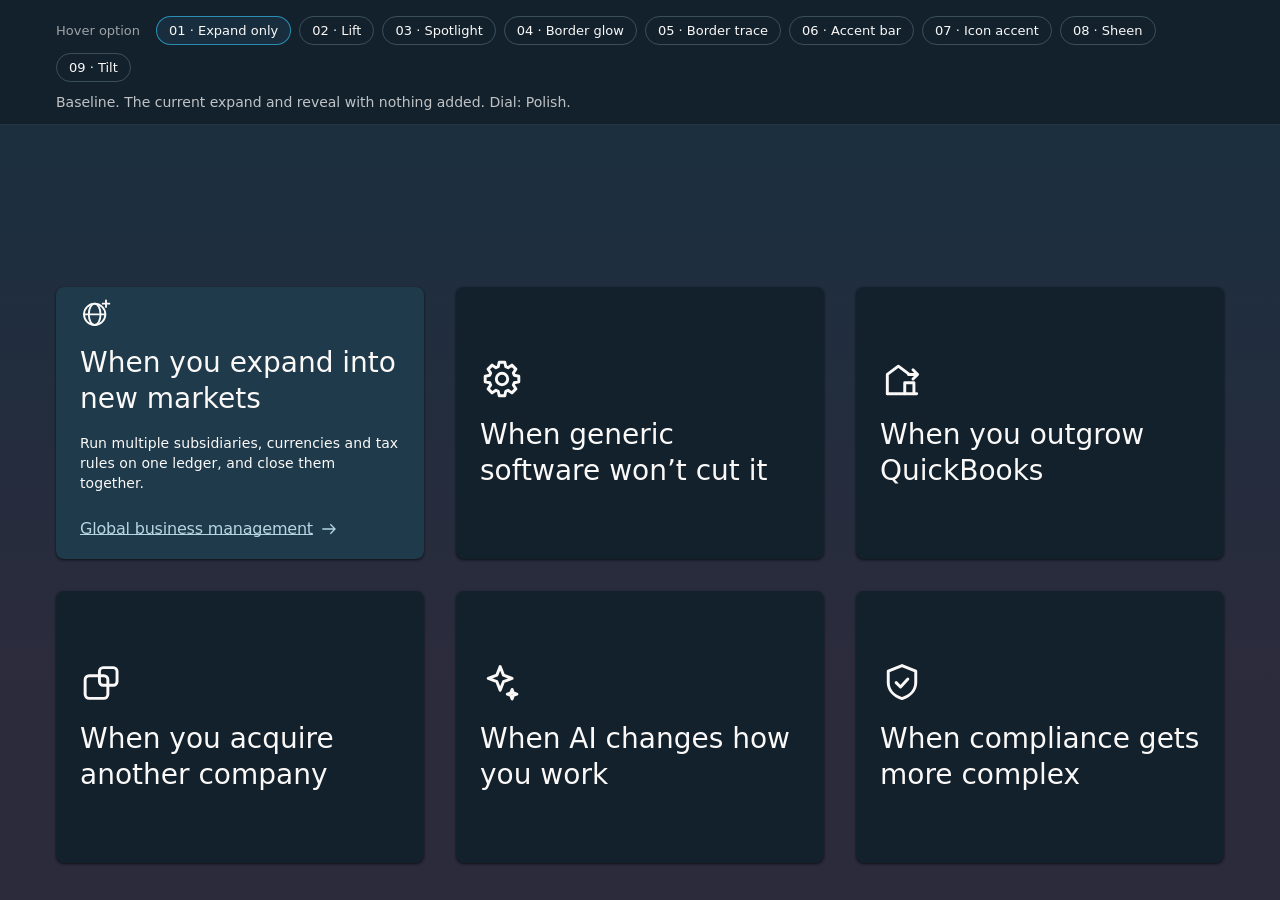
<file: index.html>
<!doctype html>
<html lang="en">
<head>
  <meta charset="utf-8">
  <meta name="viewport" content="width=device-width, initial-scale=1">
  <meta http-equiv="refresh" content="0; url=options.html">
  <title>Card grid — hover options</title>
  <link rel="stylesheet" href="styles.css">
  <script src="cards.js" defer></script>
</head>
<body>
  <main class="page">
    <!-- Figma 1:437 "Grid". One card is active at a time; card 1 matches the design's active state. -->
    <section class="card-grid" aria-label="When to move to NetSuite" data-card-grid>

      <article class="card" data-card data-active>
        <span class="card__icon" aria-hidden="true" style="--icon: url(assets/icon-globe.svg)"></span>
        <h3 class="card__title">
          <button class="card__trigger" type="button" aria-expanded="true" aria-controls="card-1-details">When you expand into new markets</button>
        </h3>
        <div class="card__details" id="card-1-details">
          <div class="card__clip">
            <div class="card__content">
              <p class="card__body">Run multiple subsidiaries, currencies and tax rules on one ledger, and close them together.</p>
              <a class="text-link" href="#">Global business management<span class="text-link__icon" aria-hidden="true"></span></a>
            </div>
          </div>
        </div>
      </article>

        <article class="card" data-card>
        <span class="card__icon" aria-hidden="true" style="--icon: url(assets/icon-gear.svg)"></span>
        <h3 class="card__title">
          <button class="card__trigger" type="button" aria-expanded="false" aria-controls="card-2-details">When generic software won’t cut it</button>
        </h3>
        <div class="card__details" id="card-2-details" inert>
          <div class="card__clip">
            <div class="card__content">
              <p class="card__body">Start from a configuration built around the processes and KPIs your sector already runs on.</p>
              <a class="text-link" href="#">Find your industry<span class="text-link__icon" aria-hidden="true"></span></a>
            </div>
          </div>
        </div>
      </article>

      <article class="card" data-card>
        <span class="card__icon" aria-hidden="true" style="--icon: url(assets/icon-house.svg)"></span>
        <h3 class="card__title">
          <button class="card__trigger" type="button" aria-expanded="false" aria-controls="card-3-details">When you outgrow QuickBooks</button>
        </h3>
        <div class="card__details" id="card-3-details" inert>
          <div class="card__clip">
            <div class="card__content">
              <p class="card__body">Trade spreadsheet workarounds for approvals, audit trails and role-based access.</p>
              <a class="text-link" href="#">Compare the Two<span class="text-link__icon" aria-hidden="true"></span></a>
            </div>
          </div>
        </div>
      </article>

      <article class="card" data-card>
        <span class="card__icon" aria-hidden="true" style="--icon: url(assets/icon-acquire.svg)"></span>
        <h3 class="card__title">
          <button class="card__trigger" type="button" aria-expanded="false" aria-controls="card-4-details">When you acquire another company</button>
        </h3>
        <div class="card__details" id="card-4-details" inert>
          <div class="card__clip">
            <div class="card__content">
              <p class="card__body">Bring the new entity onto the same ledger, with intercompany eliminations handled in the system.</p>
              <a class="text-link" href="#">See Consolidation<span class="text-link__icon" aria-hidden="true"></span></a>
            </div>
          </div>
        </div>
      </article>

      <article class="card" data-card>
        <span class="card__icon" aria-hidden="true" style="--icon: url(assets/icon-sparkle.svg)"></span>
        <h3 class="card__title">
          <button class="card__trigger" type="button" aria-expanded="false" aria-controls="card-5-details">When AI changes how you work</button>
        </h3>
        <div class="card__details" id="card-5-details" inert>
          <div class="card__clip">
            <div class="card__content">
              <p class="card__body">Agentic workflows and natural-language search work from your data, not a copy of it.</p>
              <a class="text-link" href="#">See NetSuite Next<span class="text-link__icon" aria-hidden="true"></span></a>
            </div>
          </div>
        </div>
      </article>

      <article class="card" data-card>
        <span class="card__icon" aria-hidden="true" style="--icon: url(assets/icon-shield.svg)"></span>
        <h3 class="card__title">
          <button class="card__trigger" type="button" aria-expanded="false" aria-controls="card-6-details">When compliance gets more complex</button>
        </h3>
        <div class="card__details" id="card-6-details" inert>
          <div class="card__clip">
            <div class="card__content">
              <p class="card__body">Segregate duties, keep a complete audit trail and report to local standards without a bolt-on.</p>
              <a class="text-link" href="#">See Controls<span class="text-link__icon" aria-hidden="true"></span></a>
            </div>
          </div>
        </div>
      </article>

    </section>
  </main>
</body>
</html>
</file>
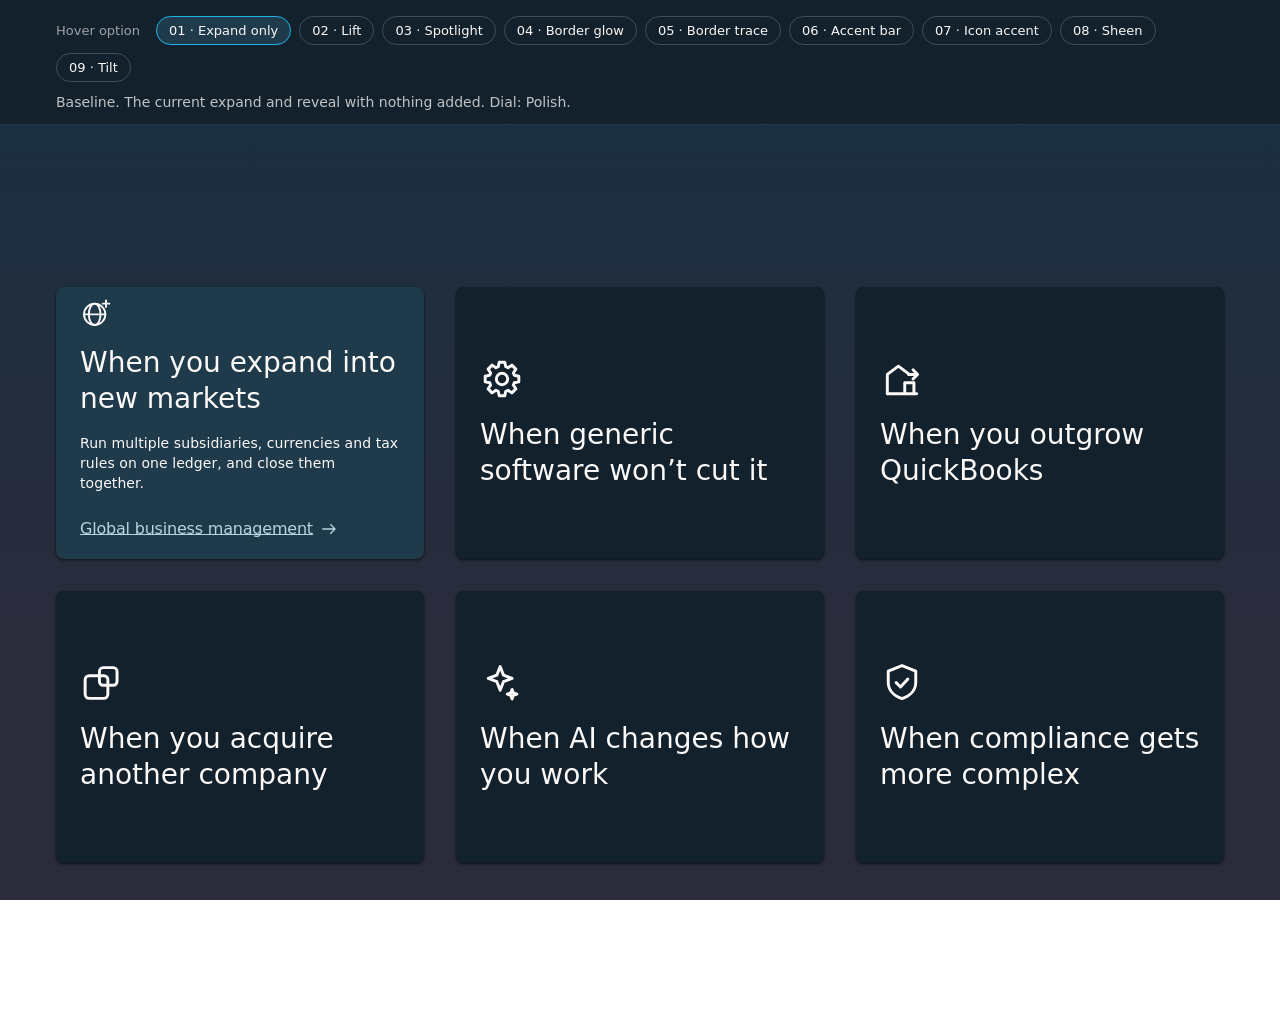
<file: options.html>
<!doctype html>
<html lang="en">
<head>
  <meta charset="utf-8">
  <meta name="viewport" content="width=device-width, initial-scale=1">
  <title>Card grid — hover options</title>
  <link rel="stylesheet" href="styles.css">
  <link rel="stylesheet" href="effects.css">
  <link rel="stylesheet" href="options.css">
  <script src="cards.js" defer></script>
  <script src="effects.js" defer></script>
</head>
<body>
  <header class="picker">
    <fieldset data-effect-picker>
      <legend>Hover option</legend>
      <label class="chip" data-note="Baseline. The current expand and reveal with nothing added. Dial: Polish."><input type="radio" name="effect" value="none"><span>01 · Expand only</span></label>
      <label class="chip" data-note="The card rises 4px as it opens. The most common gallery pattern; quiet and safe. Dial: Polish."><input type="radio" name="effect" value="lift"><span>02 · Lift</span></label>
      <label class="chip" data-note="A soft light follows the cursor across the surface (Linear / Vercel style). Fades in over 300ms. Dial: Polish."><input type="radio" name="effect" value="spotlight"><span>03 · Spotlight</span></label>
      <label class="chip" data-note="Only the 1px border lights up in brand blue, brightest near the cursor (21st.dev shine-border family). Dial: Polish."><input type="radio" name="effect" value="border-glow"><span>04 · Border glow</span></label>
      <label class="chip" data-note="A 1px brand line draws around the edge in 450ms (Hover.css outline family). Dial: Polish → Expressive."><input type="radio" name="effect" value="trace"><span>05 · Border trace</span></label>
      <label class="chip" data-note="A 3px brand-blue edge grows down the left side. It points at the active card without moving it. Dial: Restraint → Polish."><input type="radio" name="effect" value="accent-bar"><span>06 · Accent bar</span></label>
      <label class="chip" data-note="The icon turns brand blue and lifts 2px. The smallest change on the list. Dial: Restraint."><input type="radio" name="effect" value="icon-accent"><span>07 · Icon accent</span></label>
      <label class="chip" data-note="One diagonal light band sweeps across as the card opens, once and never looping. Dial: Polish → Expressive."><input type="radio" name="effect" value="sheen"><span>08 · Sheen</span></label>
      <label class="chip" data-note="Up to 4° of 3D tilt toward the cursor (vanilla-tilt style). A vestibular trigger, so it's off under reduced motion. Dial: Expressive."><input type="radio" name="effect" value="tilt"><span>09 · Tilt</span></label>
    </fieldset>
    <p class="picker__note" data-effect-note aria-live="polite"></p>
  </header>
  <main class="page">
    <!-- Figma 1:437 "Grid". One card is active at a time; card 1 matches the design's active state. -->
    <section class="card-grid" aria-label="When to move to NetSuite" data-card-grid data-effect="none">

      <article class="card" data-card data-active>
        <span class="card__icon" aria-hidden="true" style="--icon: url(assets/icon-globe.svg)"></span>
        <h3 class="card__title">
          <button class="card__trigger" type="button" aria-expanded="true" aria-controls="card-1-details">When you expand into new markets</button>
        </h3>
        <div class="card__details" id="card-1-details">
          <div class="card__clip">
            <div class="card__content">
              <p class="card__body">Run multiple subsidiaries, currencies and tax rules on one ledger, and close them together.</p>
              <a class="text-link" href="#">Global business management<span class="text-link__icon" aria-hidden="true"></span></a>
            </div>
          </div>
        </div>
      </article>

        <article class="card" data-card>
        <span class="card__icon" aria-hidden="true" style="--icon: url(assets/icon-gear.svg)"></span>
        <h3 class="card__title">
          <button class="card__trigger" type="button" aria-expanded="false" aria-controls="card-2-details">When generic software won’t cut it</button>
        </h3>
        <div class="card__details" id="card-2-details" inert>
          <div class="card__clip">
            <div class="card__content">
              <p class="card__body">Start from a configuration built around the processes and KPIs your sector already runs on.</p>
              <a class="text-link" href="#">Find your industry<span class="text-link__icon" aria-hidden="true"></span></a>
            </div>
          </div>
        </div>
      </article>

      <article class="card" data-card>
        <span class="card__icon" aria-hidden="true" style="--icon: url(assets/icon-house.svg)"></span>
        <h3 class="card__title">
          <button class="card__trigger" type="button" aria-expanded="false" aria-controls="card-3-details">When you outgrow QuickBooks</button>
        </h3>
        <div class="card__details" id="card-3-details" inert>
          <div class="card__clip">
            <div class="card__content">
              <p class="card__body">Trade spreadsheet workarounds for approvals, audit trails and role-based access.</p>
              <a class="text-link" href="#">Compare the Two<span class="text-link__icon" aria-hidden="true"></span></a>
            </div>
          </div>
        </div>
      </article>

      <article class="card" data-card>
        <span class="card__icon" aria-hidden="true" style="--icon: url(assets/icon-acquire.svg)"></span>
        <h3 class="card__title">
          <button class="card__trigger" type="button" aria-expanded="false" aria-controls="card-4-details">When you acquire another company</button>
        </h3>
        <div class="card__details" id="card-4-details" inert>
          <div class="card__clip">
            <div class="card__content">
              <p class="card__body">Bring the new entity onto the same ledger, with intercompany eliminations handled in the system.</p>
              <a class="text-link" href="#">See Consolidation<span class="text-link__icon" aria-hidden="true"></span></a>
            </div>
          </div>
        </div>
      </article>

      <article class="card" data-card>
        <span class="card__icon" aria-hidden="true" style="--icon: url(assets/icon-sparkle.svg)"></span>
        <h3 class="card__title">
          <button class="card__trigger" type="button" aria-expanded="false" aria-controls="card-5-details">When AI changes how you work</button>
        </h3>
        <div class="card__details" id="card-5-details" inert>
          <div class="card__clip">
            <div class="card__content">
              <p class="card__body">Agentic workflows and natural-language search work from your data, not a copy of it.</p>
              <a class="text-link" href="#">See NetSuite Next<span class="text-link__icon" aria-hidden="true"></span></a>
            </div>
          </div>
        </div>
      </article>

      <article class="card" data-card>
        <span class="card__icon" aria-hidden="true" style="--icon: url(assets/icon-shield.svg)"></span>
        <h3 class="card__title">
          <button class="card__trigger" type="button" aria-expanded="false" aria-controls="card-6-details">When compliance gets more complex</button>
        </h3>
        <div class="card__details" id="card-6-details" inert>
          <div class="card__clip">
            <div class="card__content">
              <p class="card__body">Segregate duties, keep a complete audit trail and report to local standards without a bolt-on.</p>
              <a class="text-link" href="#">See Controls<span class="text-link__icon" aria-hidden="true"></span></a>
            </div>
          </div>
        </div>
      </article>

    </section>
  </main>
</body>
</html>
</file>
<file: styles.css>
/* ------------------------------------------------------------------
   Tokens. Values and names come from the Figma variables on node 1:5.
   ------------------------------------------------------------------ */
:root {
  --color-ocean-170: #1a2f3f;
  --color-page-end: #2c2b3c;
  --color-background-card-flat-default: #13212c;
  --color-background-card-flat-hover: #1f3a4b;
  --color-text-neutral-body: #fbf9f8;
  --color-text-link-primary: #b5d5e0;
  --color-focus-ring: #b5d5e0;
  --color-elevation-06: rgba(0, 0, 0, 0.28);
  --color-elevation-08: rgba(0, 0, 0, 0.36);
  --color-elevation-10: rgba(0, 0, 0, 0.44);

  --shadow-sm: 0 1px 3px 0 var(--color-elevation-10), 0 1px 2px 0 var(--color-elevation-06);
  --shadow-md: 0 4px 8px 0 var(--color-elevation-08), 0 2px 4px 0 var(--color-elevation-06);

  --space-16: 16px;
  --space-24: 24px;
  --space-32: 32px;
  --radius-md: 8px;

  --type-family-sans: "Oracle Sans", system-ui, -apple-system, "Segoe UI", sans-serif;
  --type-h4-font-size: 28px;
  --type-h4-line-height: 36px;
  --type-size-14: 14px;
  --type-line-height-20: 20px;

  /* Motion primitives. The curve names match ~/Button_InteractionTest. */
  --motion-duration-fast: 150ms;
  --motion-duration-base: 200ms;
  --motion-duration-moderate: 300ms;
  --motion-easing-standard: cubic-bezier(0.2, 0, 0, 1);     /* on-screen movement */
  --motion-easing-decelerate: cubic-bezier(0.2, 0.8, 0.2, 1); /* entering / responding */

  /* Motion semantics. Components read these, never the primitives. */
  --motion-card-expand-duration: var(--motion-duration-moderate);
  --motion-card-collapse-duration: var(--motion-duration-base);   /* exit ≈ 2/3 of entrance */
  --motion-card-reveal-delay: 75ms;                                /* body follows the layout */
  --motion-card-easing-move: var(--motion-easing-standard);
  --motion-card-easing-enter: var(--motion-easing-decelerate);
  --motion-link-nudge-duration: var(--motion-duration-fast);
  --motion-link-nudge-distance: 3px;
}

/* ------------------------------------------------------------------
   Page
   ------------------------------------------------------------------ */
*, *::before, *::after { box-sizing: border-box; }

body {
  margin: 0;
  min-height: 100vh;
  background: linear-gradient(180deg, var(--color-ocean-170) 11.517%, var(--color-page-end) 78.087%) fixed;
  color: var(--color-text-neutral-body);
  font-family: var(--type-family-sans);
  -webkit-font-smoothing: antialiased;
}

.page {
  min-height: 100vh;
  display: grid;
  place-items: center;
  padding: 96px var(--space-24);
}

/* Figma 1:437. Three columns of 368px with 32px gaps, stacking on narrow screens. */
.card-grid {
  width: min(100%, 1168px);
  display: grid;
  grid-template-columns: repeat(3, minmax(0, 1fr));
  grid-auto-rows: 272px;
  gap: var(--space-32);
}
@media (max-width: 1000px) { .card-grid { grid-template-columns: repeat(2, minmax(0, 1fr)); } }
@media (max-width: 640px)  { .card-grid { grid-template-columns: minmax(0, 1fr); gap: var(--space-16); } }

/* ------------------------------------------------------------------
   Card. Cards are a fixed 272px, so expanding never reflows the grid.
   ------------------------------------------------------------------ */
.card {
  position: relative;
  display: flex;
  flex-direction: column;
  justify-content: center;
  padding: var(--space-24);
  border-radius: var(--radius-md);
  background-color: var(--color-background-card-flat-default);
  box-shadow: var(--shadow-sm);
  overflow: clip;
  transition: background-color var(--motion-card-collapse-duration) var(--motion-card-easing-move);
}

/* The md shadow sits on a pseudo-element that only fades its opacity, so box-shadow is never animated. */
.card::after {
  content: "";
  position: absolute;
  inset: 0;
  border-radius: inherit;
  box-shadow: var(--shadow-md);
  opacity: 0;
  pointer-events: none;
  transition: opacity var(--motion-card-collapse-duration) var(--motion-card-easing-move);
}

.card__icon {
  position: relative;
  flex: none;
  width: 44px;
  height: 44px;
  margin-bottom: var(--space-16);
  /* The icon box is 44px, so animating its size is cheap. It shrinks from its top-left corner like the design. */
  transition:
    width var(--motion-card-collapse-duration) var(--motion-card-easing-move),
    height var(--motion-card-collapse-duration) var(--motion-card-easing-move);
}
/* The exported SVGs carry the component's default paint (#161513, #325C72), but the Figma
   instances override it. So the SVG is used unedited as a mask, and the token colour fills it. */
.card__icon,
.text-link__icon {
  display: block;
  background-color: currentColor;
  -webkit-mask: var(--icon) center / 100% 100% no-repeat;
          mask: var(--icon) center / 100% 100% no-repeat;
}
.card__icon { color: var(--color-text-neutral-body); }

.card__title {
  margin: 0;
  font-size: var(--type-h4-font-size);
  line-height: var(--type-h4-line-height);
  font-weight: 300;
}

/* The title button stretches across the whole card, so the card itself is the hit target. */
.card__trigger {
  all: unset;
  cursor: pointer;
  overflow-wrap: break-word;
}
.card__trigger::before {
  content: "";
  position: absolute;
  inset: 0;
  border-radius: inherit;
  z-index: 0;
}
.card__trigger:focus-visible::before {
  outline: 2px solid var(--color-focus-ring);
  outline-offset: -4px;
}

/* Details open by animating the track from 0fr to 1fr. It is the only layout-affecting
   transition, and it is limited to the inside of a fixed-height card. */
.card__details {
  display: grid;
  grid-template-rows: 0fr;
  transition: grid-template-rows var(--motion-card-collapse-duration) var(--motion-card-easing-move);
}
.card__clip {
  min-height: 0;
  overflow: hidden;
}
.card__content {
  display: flex;
  flex-direction: column;
  align-items: flex-start;
  gap: var(--space-16);
  padding-top: var(--space-16);
  opacity: 0;
  transform: translateY(4px);
  /* Leaving: fade first and fast, with no delay. */
  transition:
    opacity calc(var(--motion-card-collapse-duration) * 0.6) var(--motion-card-easing-move),
    transform calc(var(--motion-card-collapse-duration) * 0.6) var(--motion-card-easing-move);
}

.card__body {
  margin: 0;
  font-size: var(--type-size-14);
  line-height: var(--type-line-height-20);
  letter-spacing: 0.07px;
  font-weight: 300;
  text-box: trim-both cap alphabetic;
}

/* ---- Active state (Figma: "Component 9") ---- */
.card[data-active] {
  background-color: var(--color-background-card-flat-hover);
  transition-duration: var(--motion-card-expand-duration);
  transition-timing-function: var(--motion-card-easing-enter);
}
.card[data-active]::after {
  opacity: 1;
  transition-duration: var(--motion-card-expand-duration);
  transition-timing-function: var(--motion-card-easing-enter);
}
.card[data-active] .card__icon {
  width: 32px;
  height: 32px;
  transition-duration: var(--motion-card-expand-duration);
}
.card[data-active] .card__details {
  grid-template-rows: 1fr;
  transition-duration: var(--motion-card-expand-duration);
}
.card[data-active] .card__content {
  opacity: 1;
  transform: none;
  transition-duration: calc(var(--motion-card-expand-duration) - var(--motion-card-reveal-delay));
  transition-delay: var(--motion-card-reveal-delay);
  transition-timing-function: var(--motion-card-easing-enter);
}

/* ------------------------------------------------------------------
   Text Link (Figma 1:177). Keeps its persistent underline. The arrow nudges on hover.
   ------------------------------------------------------------------ */
.text-link {
  position: relative;
  z-index: 1;                  /* sits above the stretched card trigger */
  display: inline-flex;
  align-items: center;
  gap: 8px;
  min-height: 40px;
  padding-block: 12px;
  border-radius: 4px;
  color: var(--color-text-link-primary);
  font-size: 16px;
  line-height: 16px;
  letter-spacing: -0.2px;
  text-decoration: underline;
  text-decoration-skip-ink: none;
  text-underline-position: from-font;
}
.text-link:focus-visible {
  outline: 2px solid var(--color-focus-ring);
  outline-offset: 2px;
}
.text-link__icon {
  --icon: url(assets/icon-arrow-right.svg);
  width: 16px;
  height: 16px;
  flex: none;
  transition: transform var(--motion-link-nudge-duration) var(--motion-easing-decelerate);
}
@media (hover: hover) and (pointer: fine) {
  .text-link:hover .text-link__icon { transform: translateX(var(--motion-link-nudge-distance)); }
}
.text-link:focus-visible .text-link__icon { transform: translateX(var(--motion-link-nudge-distance)); }

/* ------------------------------------------------------------------
   Reduced motion: replace movement instead of removing it. Layout changes
   (details height, icon size) snap into place, but the surface, shadow and
   body still crossfade, so the state change stays visible.
   ------------------------------------------------------------------ */
@media (prefers-reduced-motion: reduce) {
  .card__details,
  .card[data-active] .card__details,
  .card__icon,
  .card[data-active] .card__icon { transition: none; }

  .card__content,
  .card[data-active] .card__content {
    transform: none;
    transition: opacity var(--motion-duration-fast) linear;
    transition-delay: 0s;
  }
  .text-link__icon,
  .text-link:hover .text-link__icon,
  .text-link:focus-visible .text-link__icon { transform: none; transition: none; }
}
</file>
<file: effects.css>
/* ------------------------------------------------------------------
   Hover-effect options, layered on top of the base expand/reveal.
   Each one keys off .card[data-active], so keyboard focus and taps get
   the same effect as a hover. Pick one in options.html.
   ------------------------------------------------------------------ */

@property --spot-a { syntax: "<number>"; inherits: false; initial-value: 0; }
@property --glow-a { syntax: "<number>"; inherits: false; initial-value: 0; }

:root {
  --color-brand-primary: #1eb6ec;   /* NetSuite brand primary */
  --motion-sheen-duration: 700ms;
}

.card { --mx: 50%; --my: 50%; --rx: 0deg; --ry: 0deg; }

/* 1 · Lift: the card rises 4px with the md shadow */
[data-effect="lift"] .card {
  transition-property: background-color, transform;
}
[data-effect="lift"] .card[data-active] { transform: translateY(-4px); }

/* 2 · Spotlight: a soft light follows the cursor across the surface */
[data-effect="spotlight"] .card {
  background-image: radial-gradient(320px circle at var(--mx) var(--my),
    rgb(181 213 224 / calc(var(--spot-a) * 0.12)), transparent 70%);
  transition-property: background-color, --spot-a;
}
[data-effect="spotlight"] .card[data-active] { --spot-a: 1; }

/* 3 · Border glow: only the border lights up, brightest near the cursor */
[data-effect="border-glow"] .card__trigger::before {
  padding: 1px;
  background: radial-gradient(220px circle at var(--mx) var(--my),
    rgb(30 182 236 / calc(var(--glow-a) * 0.9)), rgb(181 213 224 / calc(var(--glow-a) * 0.12)) 60%);
  -webkit-mask: linear-gradient(#000 0 0) content-box, linear-gradient(#000 0 0);
  -webkit-mask-composite: xor;
          mask: linear-gradient(#000 0 0) content-box exclude, linear-gradient(#000 0 0);
  transition: --glow-a var(--motion-card-collapse-duration) var(--motion-card-easing-move);
}
[data-effect="border-glow"] .card[data-active] .card__trigger::before {
  --glow-a: 1;
  transition-duration: var(--motion-card-expand-duration);
}

/* 4 · Border trace: a 1px line draws around the card from the top-left (Hover.css "outline" family) */
[data-effect="trace"] .card__trigger::before {
  --c: var(--color-brand-primary);
  background:
    linear-gradient(var(--c) 0 0) top left / 0 1px no-repeat,
    linear-gradient(var(--c) 0 0) top right / 1px 0 no-repeat,
    linear-gradient(var(--c) 0 0) bottom right / 0 1px no-repeat,
    linear-gradient(var(--c) 0 0) bottom left / 1px 0 no-repeat;
  transition: background-size var(--motion-card-collapse-duration) var(--motion-card-easing-move);
}
[data-effect="trace"] .card[data-active] .card__trigger::before {
  background-size: 100% 1px, 1px 100%, 100% 1px, 1px 100%;
  transition-duration: 450ms;
}

/* 5 · Accent bar: a brand-blue edge grows down the left side */
[data-effect="accent-bar"] .card__trigger::before {
  background: linear-gradient(var(--color-brand-primary) 0 0) top left / 3px 0 no-repeat;
  transition: background-size var(--motion-card-collapse-duration) var(--motion-card-easing-move);
}
[data-effect="accent-bar"] .card[data-active] .card__trigger::before {
  background-size: 3px 100%;
  transition-duration: var(--motion-card-expand-duration);
  transition-timing-function: var(--motion-card-easing-enter);
}

/* 6 · Icon accent: the icon takes the brand colour and lifts 2px */
[data-effect="icon-accent"] .card__icon {
  transition-property: width, height, background-color, translate;
}
[data-effect="icon-accent"] .card[data-active] .card__icon {
  background-color: var(--color-brand-primary);
  translate: 0 -2px;
}

/* 7 · Sheen: one diagonal light band sweeps across as the card opens. It plays once and never loops. */
[data-effect="sheen"] .card__trigger::before {
  background: linear-gradient(105deg, transparent 35%, rgb(255 255 255 / 0.07) 50%, transparent 65%)
    -150% 0 / 250% 100% no-repeat;
}
[data-effect="sheen"] .card[data-active] .card__trigger::before {
  animation: sheen var(--motion-sheen-duration) var(--motion-easing-standard) var(--motion-card-reveal-delay) both;
}
@keyframes sheen { to { background-position: 250% 0; } }

/* 8 · Tilt: up to 4° of 3D tilt toward the cursor (Expressive dial; JS turns it off under reduced motion) */
[data-effect="tilt"] .card-grid,
.card-grid[data-effect="tilt"] { perspective: 1000px; }
[data-effect="tilt"] .card {
  transform: rotateX(var(--rx)) rotateY(var(--ry));
  transition-property: background-color, transform;
}
[data-effect="tilt"] .card[data-active] { transition-duration: 120ms, 120ms; }

@media (prefers-reduced-motion: reduce) {
  [data-effect="lift"] .card[data-active],
  [data-effect="tilt"] .card { transform: none; }
  [data-effect="icon-accent"] .card[data-active] .card__icon { translate: none; }
  [data-effect="trace"] .card__trigger::before,
  [data-effect="accent-bar"] .card__trigger::before { transition: none; }
  [data-effect="sheen"] .card[data-active] .card__trigger::before { animation: none; }
}
</file>
<file: options.css>
/* Picker chrome for options.html. Not part of the component. */
.picker {
  position: sticky;
  top: 0;
  z-index: 10;
  padding: 16px var(--space-24) 12px;
  background: rgb(19 33 44 / 0.92);
  border-bottom: 1px solid rgb(181 213 224 / 0.12);
  backdrop-filter: blur(8px);
}
.picker fieldset {
  margin: 0 auto;
  max-width: 1168px;
  padding: 0;
  border: 0;
  display: flex;
  flex-wrap: wrap;
  gap: 8px;
}
.picker legend {
  float: left;
  margin-right: 8px;
  padding: 7px 0;
  font-size: 13px;
  color: rgb(251 249 248 / 0.6);
}
.chip { cursor: pointer; }
.chip input { position: absolute; opacity: 0; pointer-events: none; }
.chip span {
  display: block;
  padding: 6px 12px;
  border-radius: 999px;
  border: 1px solid rgb(181 213 224 / 0.25);
  font-size: 13px;
  color: var(--color-text-neutral-body);
  transition: background-color var(--motion-duration-fast) ease, border-color var(--motion-duration-fast) ease;
}
.chip input:checked + span {
  background: var(--color-background-card-flat-hover);
  border-color: var(--color-brand-primary);
}
.chip input:focus-visible + span { outline: 2px solid var(--color-focus-ring); outline-offset: 2px; }
.picker__note {
  margin: 10px auto 0;
  max-width: 1168px;
  min-height: 20px;
  font-size: 14px;
  line-height: 20px;
  color: rgb(251 249 248 / 0.75);
}
</file>
